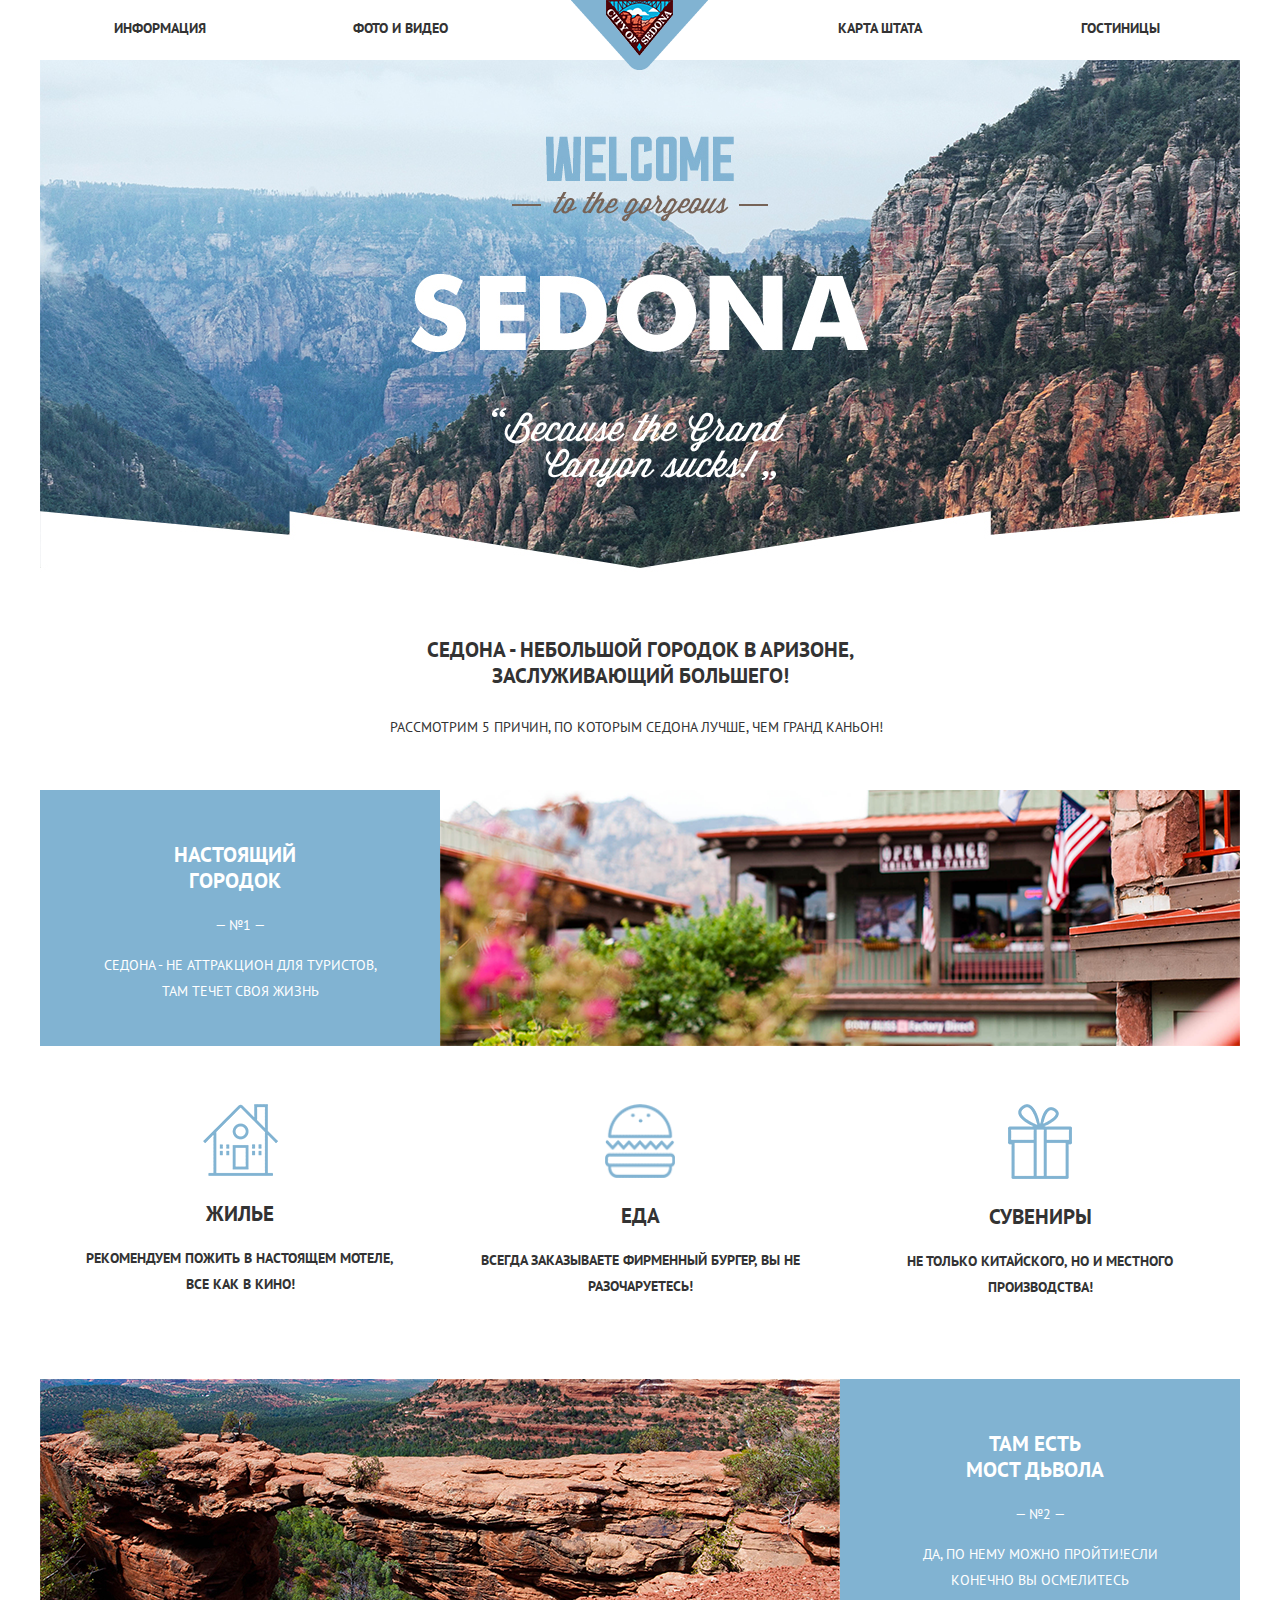
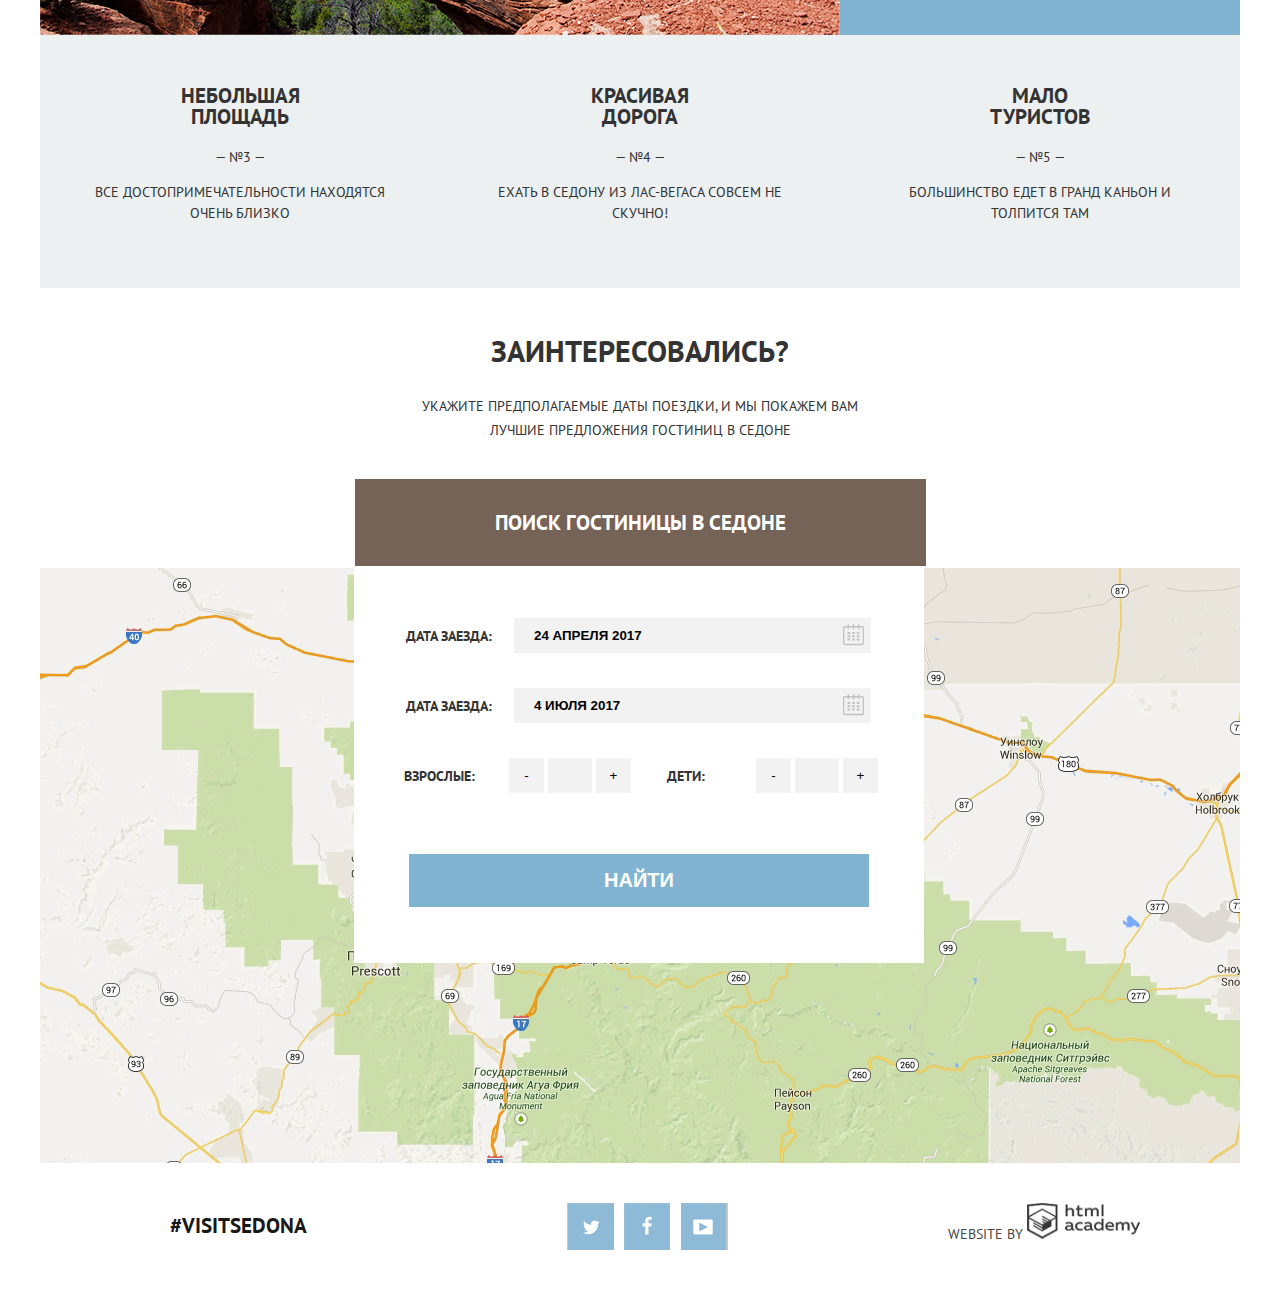
<file: index.html>
<!DOCTYPE html>
<html lang="ru">

<head>
    <meta charset="UTF-8">
    <title>Sedona</title>
    <link rel="stylesheet" href="css/style.css">
</head>

<body>
    <div class="container">
        <header class="main-header clear">
            <div class="index-logo">
                <a href="index.html"><img src="img/sedona-logo.png" height="70" width="138"></a>
            </div>

            <nav class="main-navigation">
                <ul>
                    <li><a href="#">Информация</a></li>
                    <li><a href="#">Фото и видео</a></li>
                    <li><a href="#">Карта штата</a></li>
                    <li><a href="sedona-hotels.html">Гостиницы</a></li>
                </ul>
            </nav>

        </header>
        <main>

            <div class="main-img clear">
                <img src="img/background.jpg">

            </div>
            <div class="index-headline">
                <h1 class="index-intro">СЕДОНА - небольшой городок в Аризоне, заслуживающий большего!</h1>
                <p class="index-headline-descripction">Рассмотрим 5 причин, по которым Седона лучше, чем Гранд Каньон!</p>
            </div>
            <div class="index-feature clear">
                <div class="index-feature-text">
                    <h2>Настоящий городок</h2>
                    <span>— №1 —</span>
                    <p>Седона - не аттракцион для туристов, там течет своя жизнь</p>
                </div>

                <div class="index-feature-photo">
                    <img src="img/index-hotel.png" 4idth="800" height="256">
                </div>
            </div>
            <div class="feature-icons clear">

                <div class="feature-icons-item">
                    <img src="img/index-icons-house.png" width="75" height="72">
                    <h2>Жилье</h2>
                    <p>Рекомендуем пожить в настоящем мотеле, все как в кино!</p>
                </div>
                <div class="feature-icons-item">
                    <img src="img/index-icons-burger.png" width="70" height="74">
                    <h2>Еда</h2>
                    <p>Всегда заказываете фирменный бургер, вы не разочаруетесь!</p>
                </div>
                <div class="feature-icons-item">
                    <img src="img/index-icons-present.png" width="64" height="75">
                    <h2>Сувениры</h2>
                    <p>Не только китайского, но и местного производства!</p>
                </div>

            </div>
            <div class="index-feature-hotel clear">
                <div class="index-feature-photo">
                    <img src="img/index-hotel-2.jpg" width="800" height="256">
                </div>
                <div class="index-feature-text">
                    <h2>Там есть мост дьвола</h2>
                    <span>— №2 —</span>
                    <p>Да, по нему можно пройти!Если конечно вы осмелитесь</p>
                </div>

            </div>
            <div class="index-feature-content clear">

                <div class="feature-item-text">
                    <h2>Небольшая площадь</h2>
                    <span>— №3 — </span>
                    <p>Все достопримечательности находятся очень близко</p>
                </div>
                <div class="feature-item-text">
                    <h2>Красивая дорога</h2>
                    <span>— №4 — </span>
                    <p>Ехать в Седону из Лас-Вегаса совсем не скучно!</p>
                </div>
                <div class="feature-item-text">
                    <h2>Мало туристов</h2>
                    <span>— №5 — </span>
                    <p>Большинство едет в Гранд каньон и толпится там</p>
                </div>

            </div>

            <div class="feedback clear">
                <h3>Заинтересовались?</h3>
                <p class="feedback-tip">Укажите предполагаемые даты поездки, и мы покажем вам лучшие предложения гостиниц в Седоне</p>
                <a href="form.html">Поиск гостиницы в Седоне</a>
                <div class="feedback-form">
                    <form action="/">
                        <div class="popup-form-control clearfix">
                            <label for="">Дата заезда:</label>
                            <input type="text" value="24 апреля 2017">
                        </div>
                        <div class="popup-form-control clearfix">
                            <label for="">Дата заезда:</label>
                            <input type="text" value="4 июля 2017">
                        </div>
                        <div class="clearfix">
                            <div class="popup-form-control-half">
                                <label for="">Взрослые:</label>
                                <div class="popup-form-count">
                                    <button>-</button>
                                    <input type="text" />
                                    <button>+</button>
                                </div>
                            </div>
                            <div class="popup-form-control-half">
                                <label for="">Дети:</label>
                                <div class="popup-form-count">
                                    <button>-</button>
                                    <input type="text" />
                                    <button>+</button>
                                </div>
                            </div>
                        </div>
                        <button class="feedback-form-submit" type="submit" class="popup-form-submit">Найти</button>
                    </form>
                </div>
            </div>

            <div class="map">

            </div>


        </main>
        <footer class="main-footer clear">

            <div class="visit"><a href="#">#VISITSEDONA</a></div>
            <div class="footer-social">
                <a class="social-btn social-btn-tweeter" href="http://vk.com/htmlacademy"></a>
                <a class="social-btn social-btn-fb" href="#"></a>
                <a class="social-btn social-btn-youtube" href="#"></a>
            </div>
            <div class="footer-copyright">
                <span>Website by</span>
                <a href=""><img src="img/htmlacademy-logo.png" height="36" width="113"></a>
            </div>

        </footer>
    </div>
</body>

</html>
</file>
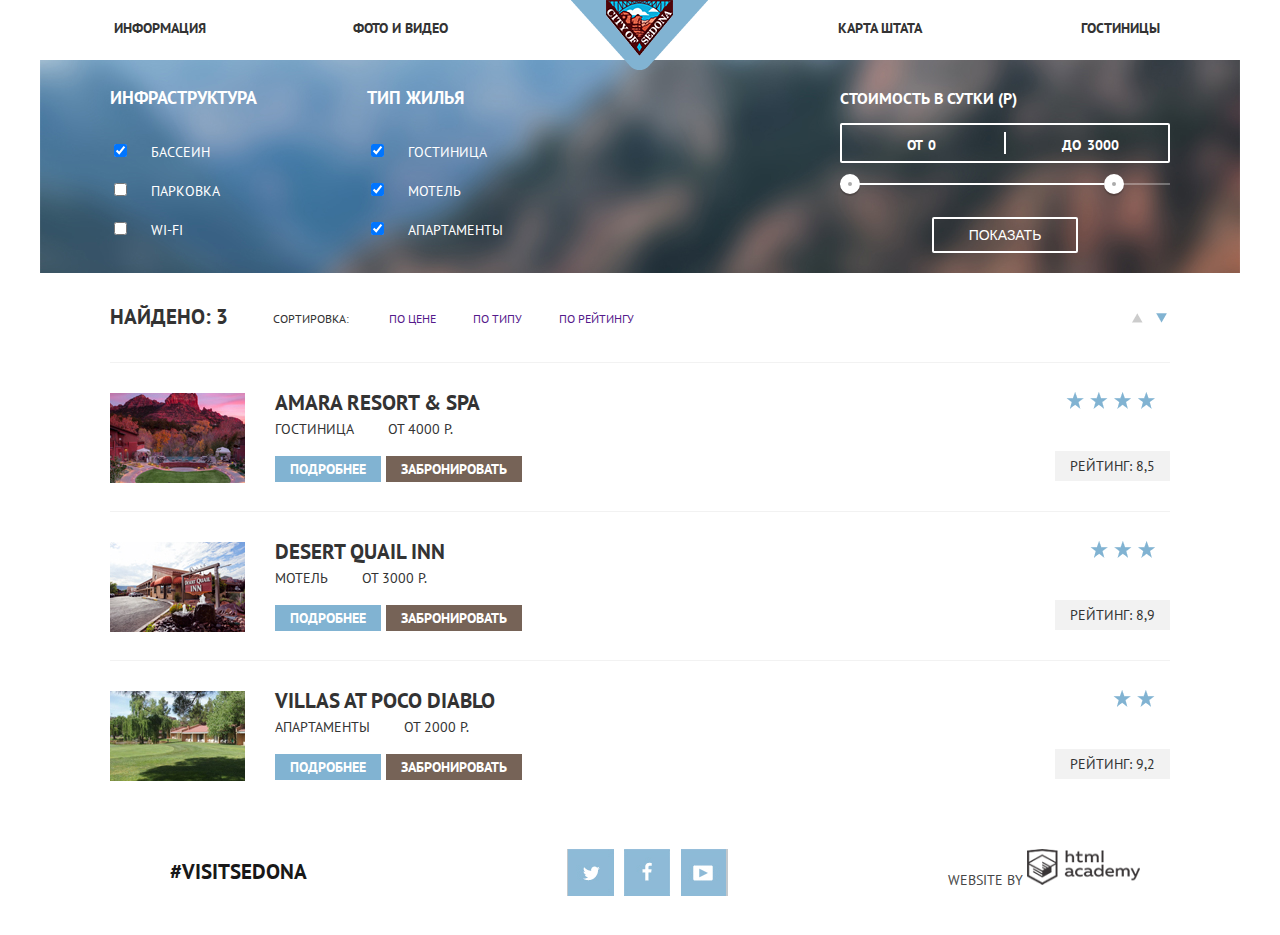
<file: sedona-hotels.html>
<!DOCTYPE html>
<html lang="ru">

<head>
    <meta charset="UTF-8">
    <title>Sedona</title>
    <link rel="stylesheet" href="css/style.css">
</head>

<body>
    <div class="container">
        <header class="main-header clear">
            <div class="index-logo">
                <a href="index.html"><img src="img/sedona-logo.png" height="70" width="138"></a>
            </div>

            <nav class="main-navigation">
                <ul>
                    <li><a href="#">Информация</a></li>
                    <li><a href="#">Фото и видео</a></li>
                    <li><a href="#">Карта штата</a></li>
                    <li><a href="sedona-hotels.html">Гостиницы</a></li>
                </ul>
            </nav>

        </header>
        <main>
            <div class="filter-img clear"></div>

            <div class="filter-form">
                <form action="/sedona-mail" method="post">

                    <div class="filter-form-infrastructure">
                        <h2>Инфраструктура</h2>
                        <div>
                            <input type="checkbox" name="pool" checked>
                            <label for="pool">Бассеин</label>
                        </div>
                        <div>
                            <input type="checkbox" name="parking">
                            <label for="parking">Парковка </label>
                        </div>
                        <div>
                            <input type="checkbox" name="wifi">
                            <label for="wifi">Wi-fi </label>
                        </div>

                    </div>
                    <div class="filter-form-type">
                        <h2>Тип жилья</h2>
                        <div>
                            <input type="checkbox" name="hotel" checked>
                            <label for="hotel">Гостиница </label>
                        </div>
                        <div>
                            <input type="checkbox" name="motel" checked>
                            <label for="motel">Мотель </label>
                        </div>
                        <div>
                            <input type="checkbox" name="apart" checked>
                            <label for="apart">Апартаменты</label>
                        </div>

                    </div>
                </form>

                <div class="filter-range">
                    <div class="filter-range-title">
                        <h2>Стоимость в сутки (Р)</h2>
                    </div>
                    <div class="filter-range-price">
                        <label class="min-price">от
                            <input type="text" name="min-price" value="0">
                        </label>
                        <label class="max-price">до
                            <input type="text" name="max-price" value="3000">
                        </label>
                    </div>
                    <div class="range-controls">
                        <div class="scale">
                            <div class="bar"></div>
                            <div class="range-toggle range-toggle-min"></div>
                            <div class="range-toggle range-toggle-max"></div>
                        </div>

                    </div>
                    <div class="filter-form-btn">

                        <button class="btn-transparent" type="submit">Показать</button>
                    </div>

                </div>
            </div>

            <div class="inner-container clear">
                <div class="filter-list">


                    <h3>Найдено: 3</h3>
                    <span>Сортировка:</span>
                    <ul>
                        <li><a href="">По цене</a></li>
                        <li><a href="">По типу</a></li>
                        <li><a href="">По рейтингу</a></li>
                    </ul>
                    <ul class="filter-rate">
                        <li>
                            <a href=""><img src="img/arroe-grey.png"></a>
                        </li>
                        <li>
                            <a href=""><img src="img/arrow-active.png"></a>
                        </li>
                    </ul>
                </div>
                <section class="hotel-list clear">
                    <div class="hotel-list-item clear">
                        <div class="hotel-list-img"><img src="img/hotel-amara.jpg"></div>
                        <div class="hotel-list-info">
                            <h2>Amara resort & spa</h2>
                            <span class="hotel-list-price">Гостиница</span>
                            <span class="hotel-list-price">от 4000 р.</span>
                        </div>

                        <div class="hotel-list-buttons-more"><a class="btn" href="#">Подробнее</a></div>
                        <div class="hotel-list-buttons"><a class="btn" href="#">Забронировать</a></div>
                        <div class="rate">Рейтинг: 8,5</div>
                        <div class="hotel-stars-amara">
                            <img src="img/raiting-stars-4.png">

                        </div>
                    </div>
                    <div class="hotel-list-item clear">
                        <div class="hotel-list-img"><img src="img/hotel-desert.jpg"></div>
                        <div class="hotel-list-info">
                            <h2>Desert Quail Inn</h2>
                            <span class="hotel-list-price">Мотель</span>
                            <span class="hotel-list-price">от 3000 р.</span>
                        </div>
                        <div class="hotel-list-buttons-more"><a class="btn" href="#">Подробнее</a></div>
                        <div class="hotel-list-buttons"><a class="btn" href="#">Забронировать</a></div>
                        <div class="rate">Рейтинг: 8,9</div>
                        <div class="hotel-stars-desert">
                            <img src="img/raiting-stars-3.png">
                        </div>
                    </div>
                    <div class="hotel-list-item clear ">
                        <div class="hotel-list-img"><img src="img/hotel-villas.jpg"></div>


                        <div class="hotel-list-info">
                            <h2>Villas at poco diablo</h2>
                            <span class="hotel-list-price">Апартаменты</span>
                            <span class="hotel-list-price">от 2000 р.</span>
                        </div>
                        <div class="hotel-list-buttons-more"><a class="btn" href="#">Подробнее</a></div>
                        <div class="hotel-list-buttons"><a class="btn" href="#">Забронировать</a></div>
                        <div class="rate">Рейтинг: 9,2</div>
                        <div class="hotel-item-villas">
                            <img src="img/raiting-stars-2.png">
                        </div>
                    </div>
                </section>
            </div>
        </main>
        <footer class="main-footer clear">

            <div class="visit"><a href="#">#VISITSEDONA</a></div>
            <div class="footer-social">
                <a class="social-btn social-btn-tweeter" href="http://vk.com/htmlacademy"></a>
                <a class="social-btn social-btn-fb" href="#"></a>
                <a class="social-btn social-btn-youtube" href="#"></a>
            </div>
            <div class="footer-copyright">
                <span>Website by</span>
                <a href=""><img src="img/htmlacademy-logo.png" height="36" width="113"></a>
            </div>

        </footer>
    </div>
</body>

</html>
</file>
<file: css/style.css>
@import url('https://fonts.googleapis.com/css?family=PT+Sans:400,700&subset=cyrillic');
html,
body {
    min-width: 1200px;
    min-height: 932px;
    margin: 0;
    padding: 0;
    font-size: 14px;
    line-height: 26px;
    color: #333333;
    font-weight: bold;
    text-transform: uppercase;
    font-family: 'PT Sans', Arial, sans-serif;
}

.container {
    width: 1200px;
    margin: 0 auto;
}

.inner-container {
    width: 1060px;
    margin: 0 auto;
}

.main-header {
    position: relative;
    min-height: 60px;
}

.main-header .index-logo {
    position: absolute;
    left: 531px;
    z-index: 10;
}

.main-navigation ul {
    margin: 0;
    padding: 0;
    list-style: none;
}

.main-navigation li {
    float: left;
    width: 20%;
    text-align: center;
    padding-top: 15px;
}

.main-navigation li:nth-child(2) {
    margin-right: 20%;
}

.main-navigation a {
    text-decoration: none;
    color: #333333;
}

.main-img {
    position: relative;
}

.index-headline .index-intro {
    width: 440px;
    padding-top: 50px;
    margin: auto;
    font-size: 21px;
    text-align: center;
}

.index-headline .index-headline-descripction {
    width: 500px;
    padding-top: 25px;
    padding-bottom: 50px;
    margin: auto;
    font-weight: normal;
}

.index-feature .index-feature-text {
    float: left;
    background: #81B3D2;
    width: 300px;
    height: 150px;
    padding-left: 50px;
    padding-right: 50px;
    padding-top: 35px;
    padding-bottom: 71px;
    color: #ffffff;
    text-align: center;
}

.index-feature-text h2 {
    margin-left: 70px;
    width: 150px;
}

.index-feature-photo {
    float: right;
}

.clear {
    clear: both;
}

.feature-icons .feature-icons-item {
    float: left;
    width: 400px;
    text-align: center;
    padding-top: 50px;
    padding-bottom: 65px;
    padding-left: 40px;
    padding-right: 40px;
    box-sizing: border-box;
}

.feature-icons .feature-icons-item:nth-child(3) {
    float: right;
    padding-top: 50px;
    padding-bottom: 65px;
    padding-left: 40px;
    padding-right: 40px;
    box-sizing: border-box;
}

.index-feature-hotel .index-feature-photo {
    float: left;
    display: block;
    margin: 0;
    height: 256px;
}

.index-feature-hotel .index-feature-text {
    float: right;
    background: #81B3D2;
    width: 300px;
    height: 150px;
    padding-left: 50px;
    padding-right: 50px;
    padding-top: 35px;
    padding-bottom: 71px;
    color: #ffffff;
    text-align: center;
}

.index-feature-content .feature-item-text {
    float: left;
    width: 400px;
    margin: 0;
    text-align: center;
    padding-top: 50px;
    padding-bottom: 50px;
    padding-left: 40px;
    padding-right: 40px;
    box-sizing: border-box;
    background: #ecf0f1;
    font-size: 14px;
    font-weight: normal;
    line-height: 21px;
    text-align: center;
}

.index-feature-text p,
span {
    font-weight: normal;
}

.feature-item-text h2 {
    display: block;
    position: relative;
    width: 120px;
    margin: 0 auto;
    padding-bottom: 20px;
    padding-left: 40px;
    padding-right: 40px;
    line-height: 21px;
    font-size: 21px;
    font-weight: bold;
    text-align: center;
}

.feedback {
    text-align: center;
    position: relative;
}

.feedback-form {
    width: 510px;
    height: 345px;
    padding-top: 50px;
    padding-left: 30px;
    padding-right: 30px;
    background: white;
    position: absolute;
    left: 26%;
    margin-left: 2px;
}

.feedback h3 {
    padding-top: 50px;
    font-weight: bold;
    text-align: center;
    font-size: 30px;
}

.feedback .feedback-tip {
    margin: 0 auto;
    width: 440px;
    padding-bottom: 100px;
    font-weight: normal;
    font-size: 14px;
    line-height: 24px;
}

.feedback a {
    padding-top: 30px;
    padding-bottom: 30px;
    position: relative;
    top: -30px;
    padding-left: 140px;
    padding-right: 140px;
    background-color: #766357;
    color: white;
    text-decoration: none;
    text-align: center;
    line-height: 10%;
    font-size: 21px;
    box-sizing: border-box;
}

* {
    box-sixing: border-box;
}

.clearfix:after {
    content: "";
    display: table;
    clear: both;
}

.popup-form-control {
    margin-bottom: 35px;
}

.popup-form-control label {
    float: left;
    width: 130px;
    padding-top: 5px;
}

.popup-form-control input {
    float: left;
    width: 335px;
    background-color: #f2f2f2;
    border: none;
    color: #000000;
    text-transform: uppercase;
    font-weight: bold;
    padding-top: 10px;
    padding-bottom: 10px;
    padding-left: 20px;
    background-image: url(../img/calendar.png);
    background-repeat: no-repeat;
    background-position: 98% 50%;
}

.popup-form-control-half {
    float: left;
    margin-bottom: 20px;
}

.popup-form-control-half label {
    float: left;
    width: 110px;
    padding-right: 15px;
    text-align: center;
    padding-top: 5px;
    padding-bottom: 45px;
}

.popup-form-count {
    float: left;
}

.popup-form-count input {
    width: 40px;
    background-color: #f2f2f2;
    border: none;
    padding-top: 10px;
    padding-bottom: 10px;
}

.popup-form-count input:focus {
    border-color: #ebebeb;
}

.popup-form-count button {
    border: none;
    background-color: #f2f2f2;
    width: 35px;
    height: 35px;
}

input.feedback-form-adults {
    width: 110px;
    padding-right: 5px;
    background-image: url(../img/minus-plus.png);
    background-repeat: no-repeat;
    background-position: center;
}

input.feedback-form-children {
    width: 110px;
    padding-right: 5px;
    background-image: url(../img/minus-plus.png);
    background-repeat: no-repeat;
    background-position: center;
    display: inline-block;
}

.feedback .feedback-form-submit {
    background: #81B3D2;
    border: none;
    width: 460px;
    color: white;
    padding: 15px;
    font-size: 20px;
    text-transform: uppercase;
    font-weight: bold;
    cursor: pointer;
}

.feedback-form-submit:hover {
    background-color: #669ec1;
}

.feedback-form-submit:active {
    background-color: #5596be;
    color: #96b4ce;
}

.map {
    margin: 0;
    height: 595px;
    background: #ffffff url(../img/map.jpg) no-repeat;
    background-position: left bottom;
}

.main-footer {
    width: 1200px;
    min-height: 120px;
    background-color: #ffffff;
    opacity: 0.9;
    list-style: none;
}

.main-footer .visit a {
    float: left;
    padding-left: 130px;
    padding-top: 50px;
    padding-bottom: 50px;
    font-size: 21px;
    text-decoration: none;
    color: #000000;
}

.main-footer .social-btn {
    float: left;
    width: 47px;
    height: 47px;
    margin-right: 10px;
    margin-top: 40px;
    background: #bdc3c7 url(../img/social-icons.jpg) no-repeat;
}

.main-footer .footer-social {
    float: left;
    margin-left: 260px;
}

.main-footer .social-btn-tweeter {
    background-position: 1px 0;
}

.main-footer .social-btn-fb {
    background-position: -52px 0;
}

.main-footer .social-btn-youtube {
    background-position: -105px 0;
}

.main-footer .footer-copyright {
    float: right;
    padding-right: 100px;
    padding-top: 40px;
}

.filter-form {}

.filter-form-infrastructure {
    float: left;
    font-weight: normal;
    padding-top: 10px;
}

.filter-form-infrastructure h2 {
    font-size: 18px;
}

.filter-form-infrastructure input {
    display: inline-block;
    margin-top: 18px;
    margin-right: 20px;
}

.filter-form-type {
    display: inline-block;
    margin-left: 110px;
    color: #ffffff;
    font-weight: normal;
    padding-top: 10px;
}

.filter-form-type h2 {
    font-size: 18px;
}

.filter-form-type input {
    display: inline-block;
    margin-top: 18px;
    margin-right: 20px;
}

.filter-range {
    width: 330px;
    color: #ffffff;
    text-transform: uppercase;
    display: block;
    padding-top: 15px;
}

.filter-range h2 {
    font-size: 16px;
}

.filter-range-title {
    margin-bottom: 9px;
    font-weight: 600;
    font-size: 16px;
    line-height: 21px;
}

.filter-range-price {
    position: relative;
    height: 36px;
    margin-bottom: 20px;
    font-size: 0;
    border: 2px solid #ffffff;
    border-radius: 2px;
}

.filter-range-price::after {
    content: "";
    position: absolute;
    top: 50%;
    left: 50%;
    width: 2px;
    height: 22px;
    background: #ffffff;
    transform: translate(-50%, -50%);
}

.filter-range-price label {
    display: inline-block;
    font-size: 14px;
    line-height: 38px;
    vertical-align: top;
    cursor: pointer;
}

.filter-range-price .min-price,
.filter-range-price .max-price {
    width: 90px;
    padding-left: 65px;
}

.filter-range-price input {
    width: 50px;
    margin: 0;
    color: inherit;
    font: inherit;
    background: none;
    border: none;
}

.range-controls {
    position: relative;
    margin-bottom: 32px;
}

.range-controls .scale {
    height: 2px;
    background: rgba(255, 255, 255, 0.3);
}

.range-controls .bar {
    width: 80%;
    height: 2px;
    background: #ffffff;
}

.range-toggle {
    width: 4px;
    height: 4px;
    background: #ababab;
    border: 8px solid #ffffff;
    border-radius: 50%;
    box-shadow: 0 2px 1px 0 rgba(0, 1, 1, 0.2);
    cursor: pointer;
    position: absolute;
    top: -9px;
}

.range-toggle-min {
    left: 0;
}

.range-toggle-max {
    left: 80%;
}

.range-toggle:hover {
    background: #1c4f80;
}

.btn-transparent {
    display: block;
    margin: 0 auto;
    padding: 6px 35px;
    font-size: 14px;
    line-height: 20px;
    color: #ffffff;
    text-transform: uppercase;
    background: transparent;
    border: 2px solid #ffffff;
    border-radius: 2px;
    cursor: pointer;
}

.btn-transparent:hover {
    color: #000000;
    background: #ffffff;
}

.filter-form {
    background: #000000 url(../img/filter-background.jpg) no-repeat;
    padding: 0;
    height: 213px;
}

.filter-form-infrastructure h2 {
    color: #ffffff;
}

.filter-form-infrastructure {
    color: #ffffff;
    float: left;
    padding-left: 70px;
}

.filter-form-type {
    float: left;
}

.filter-range {
    float: right;
    padding-right: 70px;
}

.filter-list {
    padding-bottom: 30px;
}

.filter-list h3 {
    float: left;
    padding-right: 45px;
    padding-top: 10px;
    font-size: 21px;
}

.filter-list ul {
    margin: 0;
    padding: 0;
    list-style: none;
    display: inline-block;
}

.filter-list a {
    text-decoration: none;
    font-weight: normal;
    font-size: 12px;
}

.filter-list span {
    font-size: 12px;
    padding-right: 20px;
}

.filter-list li {
    display: inline-block;
    padding-right: 17px;
    padding-left: 16px;
    padding-top: 32px;
    text-align: center;
}

.filter-rate {
    float: right;
}

.filter-rate li {
    padding-left: 6px;
    padding-right: 3px;
}

.hotel-list-item {
    background-color: #ffffff;
    border-top: 1px solid #f2f2f2;
    padding-bottom: 18px;
    padding-top: 10px;
}

.hotel-list-img {
    float: left;
    margin-right: 30px;
    padding-top: 20px;
    padding-bottom: 20px;
}

.hotel-list-info h2 {
    margin-bottom: 0;
}

.hotel-list-info h3 {
    margin-top: 0;
}

.hotel-item-stars {
    float: right;
}

.rate {
    float: right;
    background-color: #f2f2f2;
    padding-left: 15px;
    padding-right: 15px;
    padding-bottom: 2px;
    padding-top: 2px;
    font-weight: normal;
    margin-top: -5px;
}

.hotel-stars-amara {
    float: right;
    position: relative;
    bottom: 65px;
    right: -100px;
}

.hotel-stars-desert {
    float: right;
    position: relative;
    bottom: 65px;
    right: -100px;
}

.hotel-item-villas {
    float: right;
    position: relative;
    bottom: 65px;
    right: -100px;
}

.hotel-list-price {
    display: inline-block;
    font-weight: normal;
    padding-right: 30px;
    padding-top: 0px;
    padding-bottom: 14px;
}

.hotel-list-buttons-more a {
    float: left;
    color: white;
    font-weight: bold;
    text-transform: uppercase;
    text-decoration: none;
    background-color: #81b3d2;
    padding-left: 15px;
    padding-right: 15px;
    margin-right: 5px;
}

.hotel-list-buttons a {
    float: left;
    color: white;
    font-weight: bold;
    text-transform: uppercase;
    text-decoration: none;
    background-color: #766357;
    padding-left: 15px;
    padding-right: 15px;
}
</file>
